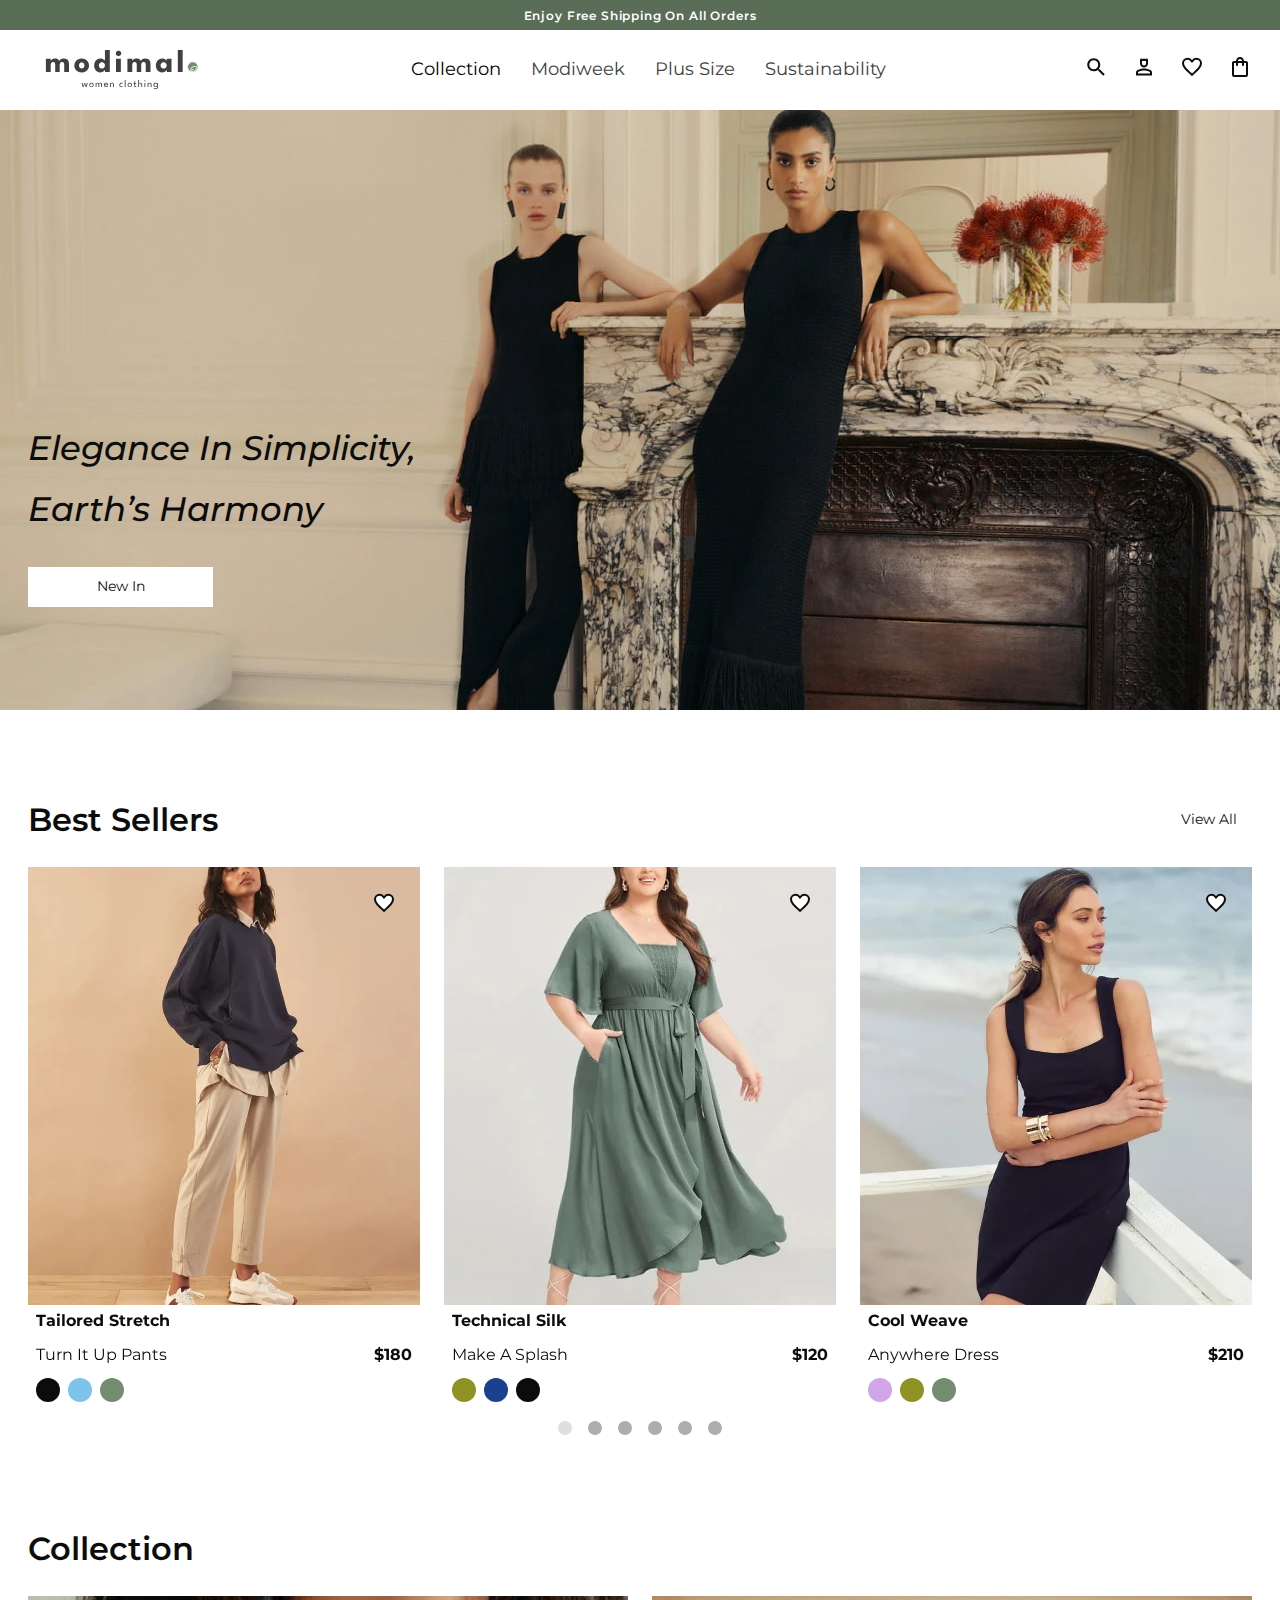
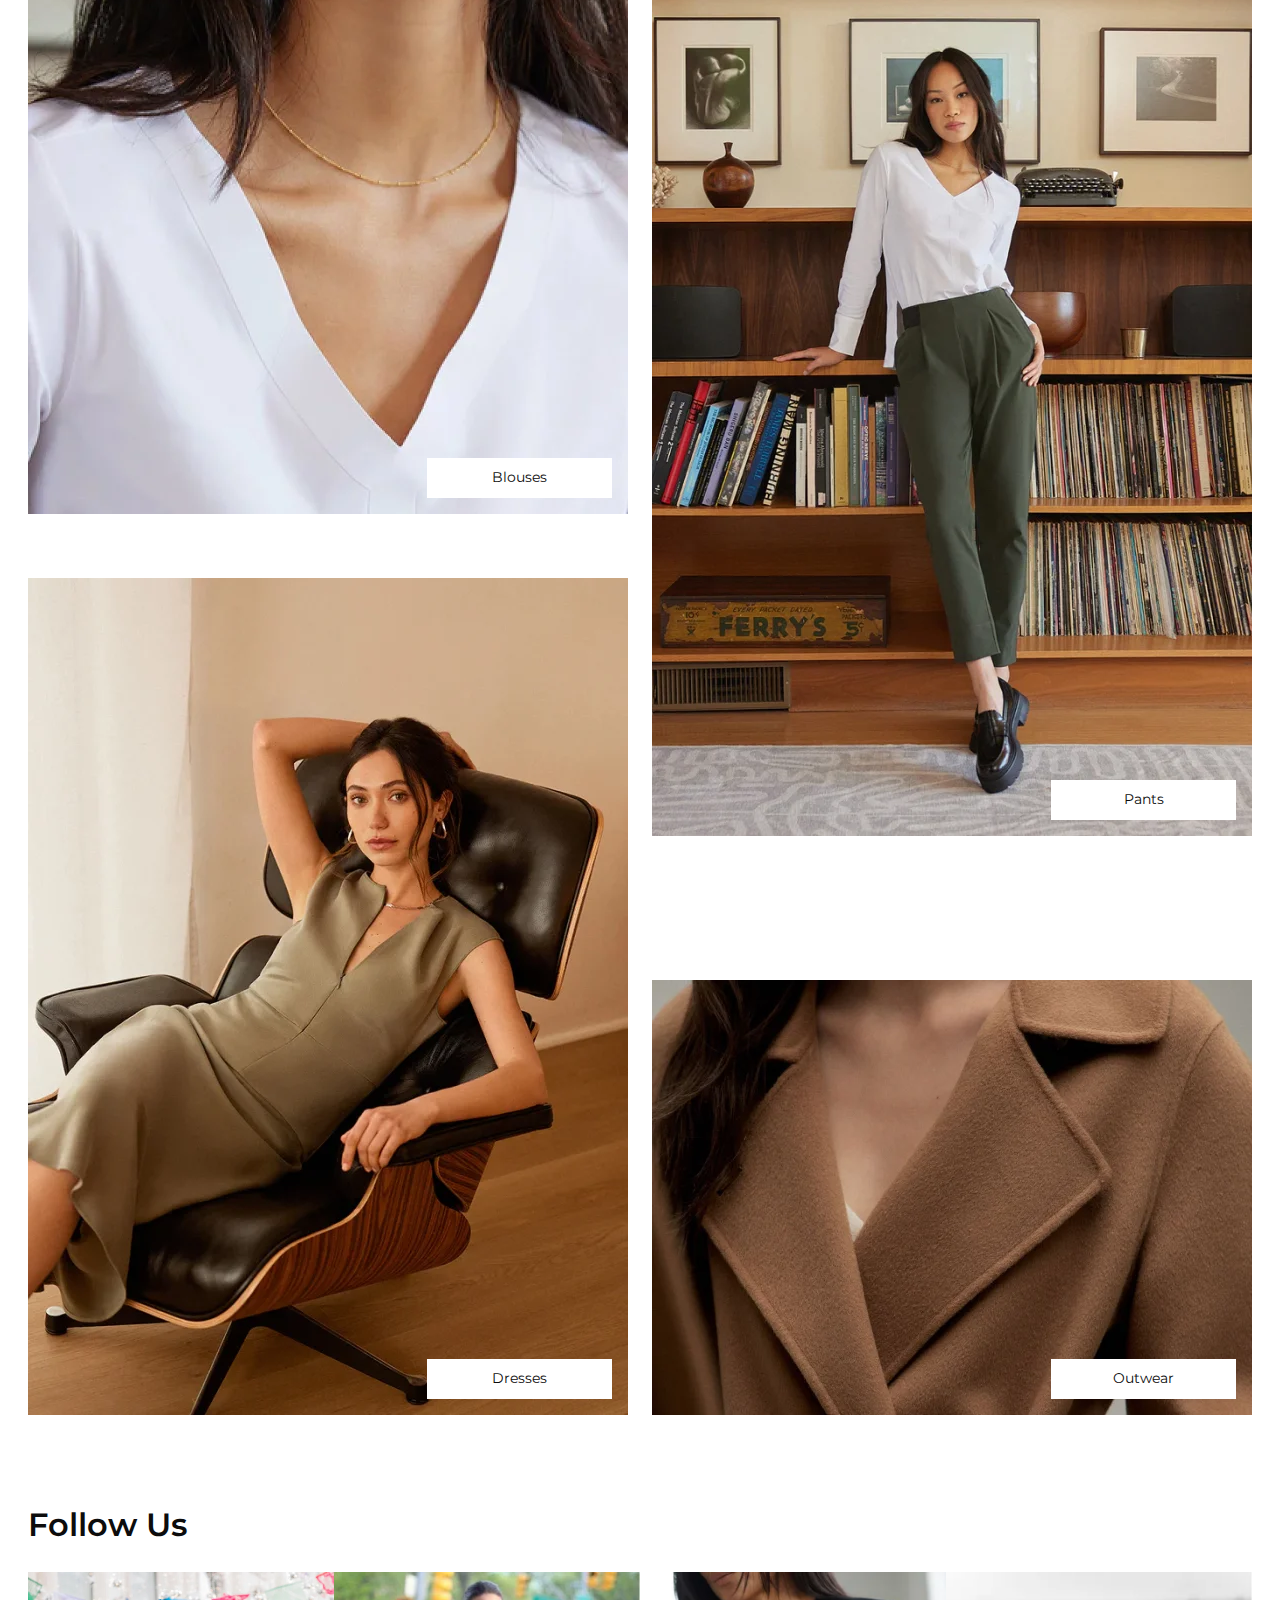
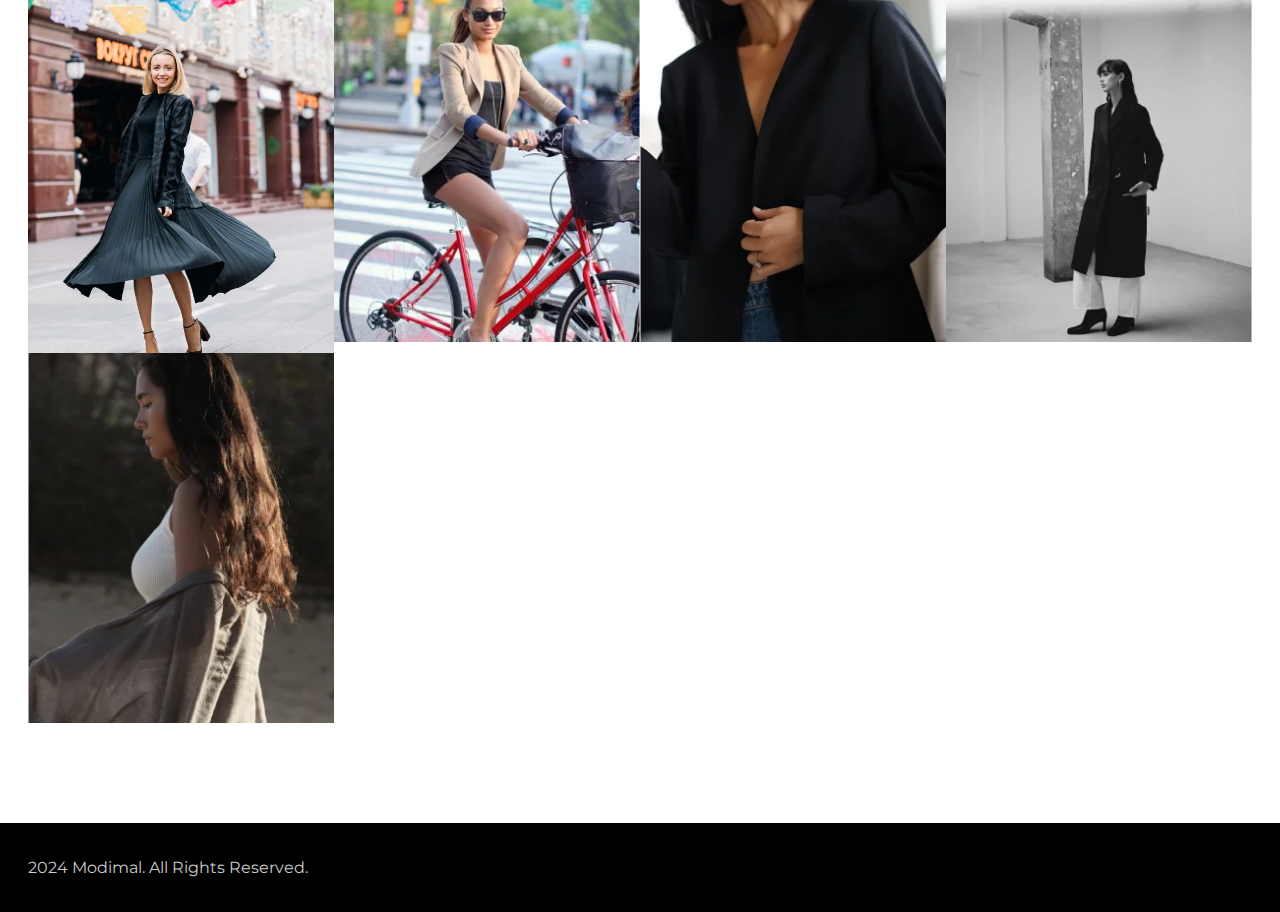
<file: docs/index.html>
<!DOCTYPE html><html lang="en"><head><meta charset="UTF-8"/><meta http-equiv="X-UA-Compatible" content="IE=edge"/><meta name="viewport" content="width=device-width, initial-scale=1.0"/><title>Modimal | ВебКадеми</title><link rel="stylesheet" href="./css/main.css"/><link rel="icon" type="image/x-icon" href="./img/favicons/favicon.svg"><link rel="apple-touch-icon" sizes="180x180" href="./img/favicons/apple-touch-icon.png"></head><body><section class="top-info"><div class="container"><p>Enjoy Free Shipping On&#160;All Orders</p></div></section><header class="header"><div class="container"><div class="header__row"><div class="header__logo"> <a href="#!" class="logo"><img src="./img/logo/logo.svg" alt="Modimal"></a></div><nav class="header__nav nav"><ul class="nav__list"><li><a href="#!" class="active">Collection</a></li><li><a href="#!">Modiweek</a></li><li><a href="#!">Plus Size</a></li><li><a href="#!">Sustainability</a></li></ul></nav><div class="header__account header__account--first"><ul class="account"><li class="account__menu"> <button class="mobile-nav-btn"><div class="nav-icon"></div></button></li><li class="account__search"> <a href="#!"><svg class="icon icon--search"><use href="./img/svgsprite/sprite.symbol.svg#search"></use></svg></a></li><li> <a href="#!"><svg class="icon icon--person"><use href="./img/svgsprite/sprite.symbol.svg#person"></use></svg></a></li></ul></div><div class="header__account"><ul class="account"><li> <a href="#!"><svg class="icon icon--favorite"><use href="./img/svgsprite/sprite.symbol.svg#favorite"></use></svg></a></li><li> <a href="#!"><svg class="icon icon--bag"><use href="./img/svgsprite/sprite.symbol.svg#bag"></use></svg></a></li></ul></div><div class="header__nav-btn"> <button class="mobile-nav-btn"><div class="nav-icon"></div></button></div></div></div></header><div class="mobile-nav "><div class="mobile-nav__links"><ul class="mobile-links"><li class="mobile-links__parent"> <button class="mobile-links__parent-btn"> <span class="mobile-links__parent-title">collection</span><svg class="mobile-links__parent-btn__icon icon icon--arrow-down"><use href="./img/svgsprite/sprite.symbol.svg#arrow-down"></use></svg></button><div class="mobile-sub"><ul class="mobile-sub-list"><li class="mobile-sub-list__item"><a href="#!" class="mobile-sub-list__link">shop all</a></li><li class="mobile-sub-list__item"><a href="#!" class="mobile-sub-list__link">tops & blouses</a></li><li class="mobile-sub-list__item"><a href="#!" class="mobile-sub-list__link">tees</a></li><li class="mobile-sub-list__item"><a href="#!" class="mobile-sub-list__link">pants</a></li><li class="mobile-sub-list__item"><a href="#!" class="mobile-sub-list__link">jackets & outwears</a></li><li class="mobile-sub-list__item"><a href="#!" class="mobile-sub-list__link">pullovers</a></li><li class="mobile-sub-list__item"><a href="#!" class="mobile-sub-list__link">dresses & jumpsuits</a></li><li class="mobile-sub-list__item"><a href="#!" class="mobile-sub-list__link">short & skirts</a></li></ul></div></li><li class="mobile-links__parent"> <button class="mobile-links__parent-btn"> <span class="mobile-links__parent-title">new in</span><svg class="icon icon--arrow-down"><use href="./img/svgsprite/sprite.symbol.svg#arrow-down"></use></svg></button><div class="mobile-sub"><ul class="mobile-sub-list"><li class="mobile-sub-list__item"><a href="#!" class="mobile-sub-list__link">shop all</a></li><li class="mobile-sub-list__item"><a href="#!" class="mobile-sub-list__link">tops & blouses</a></li><li class="mobile-sub-list__item"><a href="#!" class="mobile-sub-list__link">tees</a></li><li class="mobile-sub-list__item"><a href="#!" class="mobile-sub-list__link">pants</a></li><li class="mobile-sub-list__item"><a href="#!" class="mobile-sub-list__link">jackets & outwears</a></li><li class="mobile-sub-list__item"><a href="#!" class="mobile-sub-list__link">pullovers</a></li><li class="mobile-sub-list__item"><a href="#!" class="mobile-sub-list__link">dresses & jumpsuits</a></li><li class="mobile-sub-list__item"><a href="#!" class="mobile-sub-list__link">short & skirts</a></li></ul></div></li><li class="mobile-links__parent"> <button class="mobile-links__parent-btn"> <span class="mobile-links__parent-title">modiweek</span><svg class="icon icon--arrow-down"><use href="./img/svgsprite/sprite.symbol.svg#arrow-down"></use></svg></button><div class="mobile-sub"><ul class="mobile-sub-list"><li class="mobile-sub-list__item"><a href="#!" class="mobile-sub-list__link">shop all</a></li><li class="mobile-sub-list__item"><a href="#!" class="mobile-sub-list__link">tops & blouses</a></li><li class="mobile-sub-list__item"><a href="#!" class="mobile-sub-list__link">tees</a></li><li class="mobile-sub-list__item"><a href="#!" class="mobile-sub-list__link">pants</a></li><li class="mobile-sub-list__item"><a href="#!" class="mobile-sub-list__link">jackets & outwears</a></li><li class="mobile-sub-list__item"><a href="#!" class="mobile-sub-list__link">pullovers</a></li><li class="mobile-sub-list__item"><a href="#!" class="mobile-sub-list__link">dresses & jumpsuits</a></li><li class="mobile-sub-list__item"><a href="#!" class="mobile-sub-list__link">short & skirts</a></li></ul></div></li></ul></div><div class="mobile-nav__btns"> <a href="#!" class="btn-outline"><svg class="icon icon--person"><use href="./img/svgsprite/sprite.symbol.svg#person"></use></svg>Log In</a> <a href="#!" class="btn-outline">Create Account</a></div></div><main class="main"><section class="hero"><div class="container"><div class="hero__content"><h1 class="hero__title">Elegance in&#160;simplicity, Earth&#8217;s harmony</h1> <a href="#!" class="btn">New In</a></div></div></section><section class="best"><div class="container"><div class="best__title-wrapper"><h2 class="best__title title">Best Sellers</h2><div class="best__link"> <a href="#!" class="btn btn--small">View All</a></div></div><div class="best__cards"><div class="swiper"><div class="swiper-wrapper"><div class="swiper-slide"><article class="card"><div class="card__fav-btn"> <button class="card__btn-fav"><svg class="icon icon--favorite"><use href="./img/svgsprite/sprite.symbol.svg#favorite"></use></svg></button></div><div class="card__picture"><picture><source srcset="./img/best/best-01.webp 1x, ./img/best/best-01@2x.webp 2x" type="image/webp"><source srcset="./img/best/best-01.jpg 1x, ./img/best/best-01@2x.jpg 2x" type="image/jpeg"> <img src="./img/best/best-01.jpg" alt="tailored stretch" class="card__img"></picture></div><div class="card__body"><h3 class="card__title"><a href="#!">tailored stretch</a></h3><div class="card__cols"><div class="card__desc">turn it&#160;up&#160;pants</div><div class="card__price">$180</div></div><div class="card__colors"><div class="color color--black"></div><div class="color color--blue"></div><div class="color color--green"></div></div></div></article></div><div class="swiper-slide"><article class="card"><div class="card__fav-btn"> <button class="card__btn-fav"><svg class="icon icon--favorite"><use href="./img/svgsprite/sprite.symbol.svg#favorite"></use></svg></button></div><div class="card__picture"><picture><source srcset="./img/best/best-02.webp 1x, ./img/best/best-02@2x.webp 2x" type="image/webp"><source srcset="./img/best/best-02.jpg 1x, ./img/best/best-02@2x.jpg 2x" type="image/jpeg"> <img src="./img/best/best-02.jpg" alt="tailored stretch" class="card__img"></picture></div><div class="card__body"><h3 class="card__title"><a href="#!">Technical Silk</a></h3><div class="card__cols"><div class="card__desc">Make A&#160;Splash</div><div class="card__price">$120</div></div><div class="card__colors"><div class="color color--olive"></div><div class="color color--navy"></div><div class="color color--black"></div></div></div></article></div><div class="swiper-slide"><article class="card"><div class="card__fav-btn"> <button class="card__btn-fav"><svg class="icon icon--favorite"><use href="./img/svgsprite/sprite.symbol.svg#favorite"></use></svg></button></div><div class="card__picture"><picture><source srcset="./img/best/best-03.webp 1x, ./img/best/best-03@2x.webp 2x" type="image/webp"><source srcset="./img/best/best-03.jpg 1x, ./img/best/best-03@2x.jpg 2x" type="image/jpeg"> <img src="./img/best/best-03.jpg" alt="tailored stretch" class="card__img"></picture></div><div class="card__body"><h3 class="card__title"><a href="#!">Cool Weave</a></h3><div class="card__cols"><div class="card__desc">Anywhere Dress</div><div class="card__price">$210</div></div><div class="card__colors"><div class="color color--pink"></div><div class="color color--olive"></div><div class="color color--green"></div></div></div></article></div><div class="swiper-slide"><article class="card"><div class="card__fav-btn"> <button class="card__btn-fav"><svg class="icon icon--favorite"><use href="./img/svgsprite/sprite.symbol.svg#favorite"></use></svg></button></div><div class="card__picture"><picture><source srcset="./img/best/best-04.webp 1x, ./img/best/best-04@2x.webp 2x" type="image/webp"><source srcset="./img/best/best-04.jpg 1x, ./img/best/best-04@2x.jpg 2x" type="image/jpeg"> <img src="./img/best/best-04.jpg" alt="tailored stretch" class="card__img"></picture></div><div class="card__body"><h3 class="card__title"><a href="#!">Cool Dress</a></h3><div class="card__cols"><div class="card__desc">Anywhere Dress</div><div class="card__price">$$210</div></div><div class="card__colors"><div class="color color--black"></div><div class="color color--blue"></div><div class="color color--green"></div></div></div></article></div><div class="swiper-slide"><article class="card"><div class="card__fav-btn"> <button class="card__btn-fav"><svg class="icon icon--favorite"><use href="./img/svgsprite/sprite.symbol.svg#favorite"></use></svg></button></div><div class="card__picture"><picture><source srcset="./img/best/best-05.webp 1x, ./img/best/best-05@2x.webp 2x" type="image/webp"><source srcset="./img/best/best-05.jpg 1x, ./img/best/best-05@2x.jpg 2x" type="image/jpeg"> <img src="./img/best/best-05.jpg" alt="tailored stretch" class="card__img"></picture></div><div class="card__body"><h3 class="card__title"><a href="#!">Cool Blause</a></h3><div class="card__cols"><div class="card__desc">Anywhere Dress</div><div class="card__price">$$210</div></div><div class="card__colors"><div class="color color--olive"></div><div class="color color--navy"></div><div class="color color--black"></div></div></div></article></div><div class="swiper-slide"><article class="card"><div class="card__fav-btn"> <button class="card__btn-fav"><svg class="icon icon--favorite"><use href="./img/svgsprite/sprite.symbol.svg#favorite"></use></svg></button></div><div class="card__picture"><picture><source srcset="./img/best/best-06.webp 1x, ./img/best/best-06@2x.webp 2x" type="image/webp"><source srcset="./img/best/best-06.jpg 1x, ./img/best/best-06@2x.jpg 2x" type="image/jpeg"> <img src="./img/best/best-06.jpg" alt="tailored stretch" class="card__img"></picture></div><div class="card__body"><h3 class="card__title"><a href="#!">Summer Dress</a></h3><div class="card__cols"><div class="card__desc">Anywhere Dress</div><div class="card__price">$$210</div></div><div class="card__colors"><div class="color color--white"></div><div class="color color--olive"></div><div class="color color--green"></div></div></div></article></div></div><div class="swiper-pagination"></div></div></div></div></section><section class="collection"><div class="container"><h2 class="collection__title title">Collection</h2><div class="collection__cols"><div class="collection__col"><article class="card-collection"><picture><source srcset="./img/collection/collection-01.webp 1x, ./img/collection/collection-01@2x.webp 2x" type="image/webp"><source srcset="./img/collection/collection-01.jpg 1x, ./img/collection/collection-01@2x.jpg 2x" type="image/jpeg"> <img src="./img/collection/collection-01.jpg" alt="" class="card-collection__img"></picture><div class="card-collection__link"> <a href="#!" class="btn btn--mobile-wide">Blouses</a></div></article><article class="card-collection"><picture><source srcset="./img/collection/collection-02.webp 1x, ./img/collection/collection-02@2x.webp 2x" type="image/webp"><source srcset="./img/collection/collection-02.jpg 1x, ./img/collection/collection-02@2x.jpg 2x" type="image/jpeg"> <img src="./img/collection/collection-02.jpg" alt="" class="card-collection__img"></picture><div class="card-collection__link"> <a href="#!" class="btn btn--mobile-wide">Dresses</a></div></article></div><div class="collection__col"><article class="card-collection"><picture><source srcset="./img/collection/collection-03.webp 1x, ./img/collection/collection-03@2x.webp 2x" type="image/webp"><source srcset="./img/collection/collection-03.jpg 1x, ./img/collection/collection-03@2x.jpg 2x" type="image/jpeg"> <img src="./img/collection/collection-03.jpg" alt="" class="card-collection__img"></picture><div class="card-collection__link"> <a href="#!" class="btn btn--mobile-wide">Pants</a></div></article><article class="card-collection"><picture><source srcset="./img/collection/collection-04.webp 1x, ./img/collection/collection-04@2x.webp 2x" type="image/webp"><source srcset="./img/collection/collection-04.jpg 1x, ./img/collection/collection-04@2x.jpg 2x" type="image/jpeg"> <img src="./img/collection/collection-04.jpg" alt="" class="card-collection__img"></picture><div class="card-collection__link"> <a href="#!" class="btn btn--mobile-wide">Outwear</a></div></article></div></div></div></section><section class="follow"><div class="container"><h2 class="follow__title title">Follow us</h2><div class="follow__grid"><picture><source srcset="./img/follow/follow-01.webp 1x, ./img/follow/follow-01@2x.webp 2x" type="image/webp"><source srcset="./img/follow/follow-01.jpg 1x, ./img/follow/follow-01@2x.jpg 2x" type="image/jpeg"> <img src="./img/follow/follow-01.jpg" alt="Follow Us" class="follow__img"></picture><picture><source srcset="./img/follow/follow-02.webp 1x, ./img/follow/follow-02@2x.webp 2x" type="image/webp"><source srcset="./img/follow/follow-02.jpg 1x, ./img/follow/follow-02@2x.jpg 2x" type="image/jpeg"> <img src="./img/follow/follow-02.jpg" alt="Follow Us" class="follow__img"></picture><picture><source srcset="./img/follow/follow-03.webp 1x, ./img/follow/follow-03@2x.webp 2x" type="image/webp"><source srcset="./img/follow/follow-03.jpg 1x, ./img/follow/follow-03@2x.jpg 2x" type="image/jpeg"> <img src="./img/follow/follow-03.jpg" alt="Follow Us" class="follow__img"></picture><picture><source srcset="./img/follow/follow-04.webp 1x, ./img/follow/follow-04@2x.webp 2x" type="image/webp"><source srcset="./img/follow/follow-04.jpg 1x, ./img/follow/follow-04@2x.jpg 2x" type="image/jpeg"> <img src="./img/follow/follow-04.jpg" alt="Follow Us" class="follow__img"></picture><picture><source srcset="./img/follow/follow-05.webp 1x, ./img/follow/follow-05@2x.webp 2x" type="image/webp"><source srcset="./img/follow/follow-05.jpg 1x, ./img/follow/follow-05@2x.jpg 2x" type="image/jpeg"> <img src="./img/follow/follow-05.jpg" alt="Follow Us" class="follow__img"></picture></div></div></section></main><footer class="footer"><div class="container"><div class="footer__copyright"><p>2024 modimal. All Rights Reserved.</p></div></div></footer><script src="./js/index.bundle.js"></script></body></html>
</file>
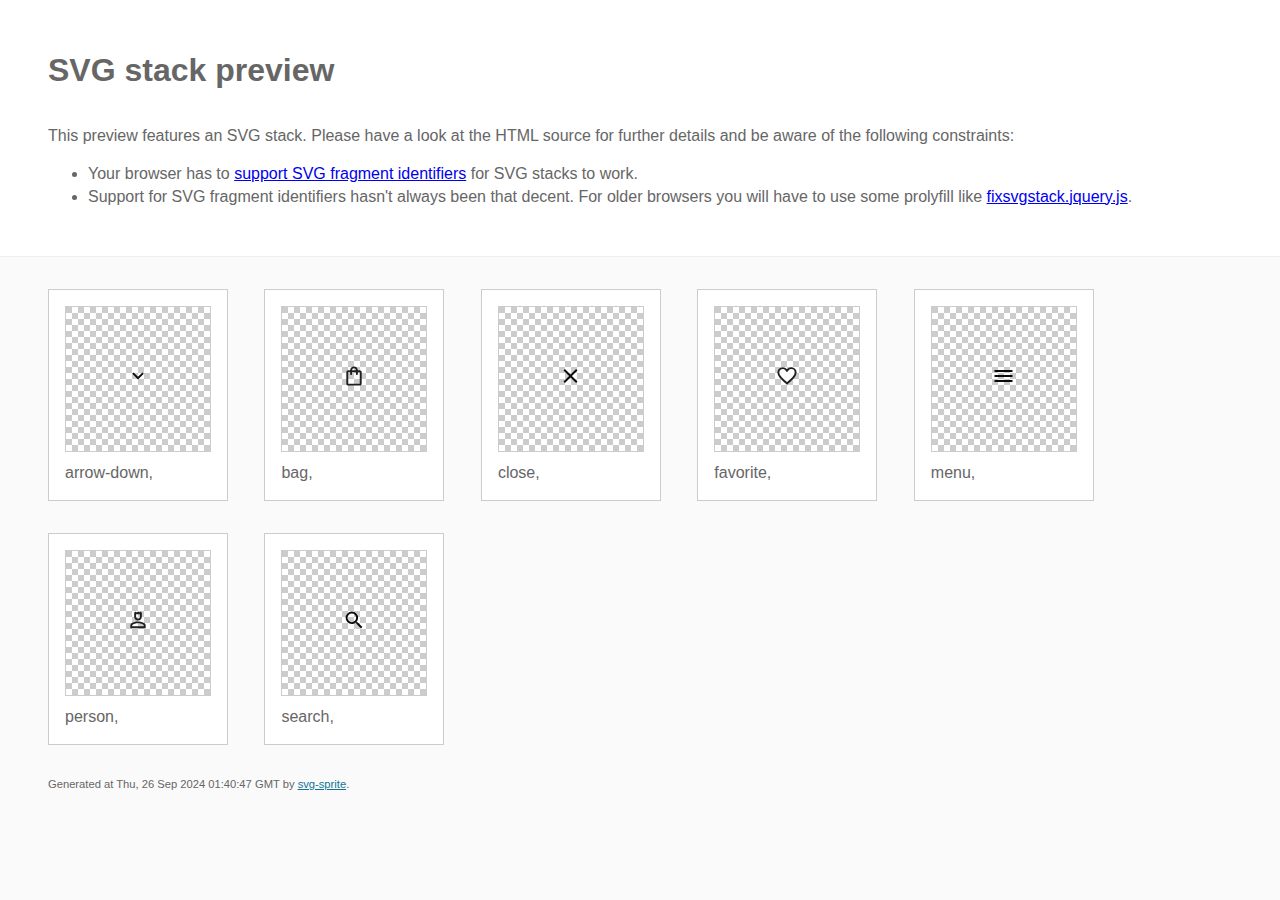
<file: docs/img/svgsprite/stack/sprite.stack.html>
<!doctype html>
<html lang="en">
    <head>
        <meta charset="utf-8">
        <title>SVG stack preview | svg-sprite</title>
        <style>
            body {
                padding: 0;
                margin: 0;
                color: #666;
                background: #fafafa;
                font-family: Arial, Helvetica, sans-serif;
                font-size: 1em;
                line-height: 1.4;
            }

            header {
                display: block;
                padding: 3em 3em 2em;
                background-color: #fff;
            }

            header p {
                margin: 2em 0 0;
            }

            section {
                border-top: 1px solid #eee;
                padding: 2em 3em 0;
            }

            section ul {
                margin: 0;
                padding: 0;
            }

            section li {
                display: inline-block;
                background-color: #fff;
                position: relative;
                margin: 0 2em 2em 0;
                vertical-align: top;
                border: 1px solid #ccc;
                padding: 1em 1em 3em;
                cursor: default;
            }

            .icon-box {
                margin: 0;
                width: 144px;
                height: 144px;
                position: relative;
                background: #ccc url("data:image/svg+xml,%3Csvg xmlns='http://www.w3.org/2000/svg' width='12' height='12'%3E%3Cpath fill='%23fff' d='M6 0h6v6H6zM0 6h6v6H0z'/%3E%3C/svg%3E") top left repeat;
                border: 1px solid #ccc;
                display: table-cell;
                vertical-align: middle;
                text-align: center;
            }

            .icon {
                display: inline-block;
            }

            h1 {
                margin-top: 0;
            }

            h2 {
                margin: 0;
                padding: 0;
                font-size: 1em;
                font-weight: 400;
                white-space: nowrap;
                overflow: hidden;
                text-overflow: ellipsis;
                position: absolute;
                left: 1em;
                right: 1em;
                bottom: 1em;
            }

            footer {
                display: block;
                margin: 0;
                padding: 0 3em 3em;
            }

            footer p {
                margin: 0;
                font-size: .7em;
            }

            footer a {
                color: #0f7595;
                margin-left: 0;
            }
        </style>

<!--
Sprite shape dimensions
====================================================================================================
You will need to set the sprite shape dimensions via CSS when you use them as stack SVGs, otherwise
they would become a huge 100% in size. You may use the following dimension classes for doing so.
They might well be outsourced to an external stylesheet of course.
-->

<style>
 .svg-arrow-down-dims { width: 24px; height: 24px; }
 .svg-bag-dims { width: 24px; height: 24px; }
 .svg-close-dims { width: 25px; height: 24px; }
 .svg-favorite-dims { width: 24px; height: 24px; }
 .svg-menu-dims { width: 25px; height: 24px; }
 .svg-person-dims { width: 24px; height: 24px; }
 .svg-search-dims { width: 24px; height: 24px; }
</style>

<!--
====================================================================================================
-->

    </head>
    <body>
        <header>
            <h1>SVG stack preview</h1>
            <p>This preview features an SVG stack. Please have a look at the HTML source for further details and be aware of the following constraints:</p>
            <ul>
                <li>Your browser has to <a href="https://caniuse.com/svg-fragment" target="_blank" rel="noopener noreferrer">support SVG fragment identifiers</a> for SVG stacks to work.</li>
                <li>Support for SVG fragment identifiers hasn't always been that decent. For older browsers you will have to use some prolyfill like <a href="https://github.com/preciousforever/SVG-Stacker/blob/master/fixsvgstack.jquery.js" target="_blank" rel="noopener noreferrer">fixsvgstack.jquery.js</a>.</li>
            </ul>
        </header>
        <section>

<!--
SVG stack
====================================================================================================
These SVG images make use of fragment identifiers (IDs) to reference certain portions of the
external sprite. By default, all shapes inside the sprite are hidden by CSS. The `:target` pseudo
selector is used to show the very shape that is referenced by the fragment identifier.
-->

            <ul>

             <li title="arrow-down">
                    <div class="icon-box">
                        <img src="svg/sprite.stack.svg#arrow-down" class="svg-arrow-down-dims" alt="arrow-down">
                    </div>
                    <h2>arrow-down, </h2>
                </li>
             <li title="bag">
                    <div class="icon-box">
                        <img src="svg/sprite.stack.svg#bag" class="svg-bag-dims" alt="bag">
                    </div>
                    <h2>bag, </h2>
                </li>
             <li title="close">
                    <div class="icon-box">
                        <img src="svg/sprite.stack.svg#close" class="svg-close-dims" alt="close">
                    </div>
                    <h2>close, </h2>
                </li>
             <li title="favorite">
                    <div class="icon-box">
                        <img src="svg/sprite.stack.svg#favorite" class="svg-favorite-dims" alt="favorite">
                    </div>
                    <h2>favorite, </h2>
                </li>
             <li title="menu">
                    <div class="icon-box">
                        <img src="svg/sprite.stack.svg#menu" class="svg-menu-dims" alt="menu">
                    </div>
                    <h2>menu, </h2>
                </li>
             <li title="person">
                    <div class="icon-box">
                        <img src="svg/sprite.stack.svg#person" class="svg-person-dims" alt="person">
                    </div>
                    <h2>person, </h2>
                </li>
             <li title="search">
                    <div class="icon-box">
                        <img src="svg/sprite.stack.svg#search" class="svg-search-dims" alt="search">
                    </div>
                    <h2>search, </h2>
                </li>
         </ul>

<!--
====================================================================================================
-->

        </section>
        <footer>
            <p>Generated at Thu, 26 Sep 2024 01:40:47 GMT by <a href="https://github.com/svg-sprite/svg-sprite" target="_blank" rel="noopener noreferrer">svg-sprite</a>.</p>
        </footer>
    </body>
</html>
</file>
<file: docs/css/main.css>
@charset "UTF-8";@import url(https://fonts.googleapis.com/css?family=Manrope:200,300,regular,500,600,700,800);@import url(https://fonts.googleapis.com/css?family=Montserrat:100,200,300,regular,500,600,700,800,900,100italic,200italic,300italic,italic,500italic,600italic,700italic,800italic,900italic);*{padding:0;margin:0;border:0}*,::after,::before{-webkit-box-sizing:border-box;box-sizing:border-box}a,a:hover,a:link,a:visited{text-decoration:none}aside,footer,header,legend,main,nav,section{display:block}h1,h2,h3,h4,h5,h6,p{font-size:inherit;font-weight:inherit}ul,ul li{list-style:none}img{vertical-align:top}img,svg{max-width:100%;height:auto}address{font-style:normal}input,select,textarea{background-color:transparent}button,input,select,textarea{font-family:inherit;font-size:inherit;color:inherit}input::-ms-clear{display:none}button,input[type=submit]{display:inline-block;-webkit-box-shadow:none;box-shadow:none;background-color:transparent;background:0 0;cursor:pointer}button:active,button:focus,input:active,input:focus{outline:0}button::-moz-focus-inner{padding:0;border:0}label{cursor:pointer}:root{--container-width:1254px;--container-padding:15px;--font-main:Montserrat, sans-serif;--font-accent:"Montserrat", sans-serif;--font-titles:var(--font-accent);--page-bg:#fff;--text-color:#000;--accent:#ac182c;--link-color:#2578c8;--laptop-size:1199px;--tablet-size:959px;--mobile-size:599px;--primary:#748c70;--black:#0c0c0c;--white:#fff;--primary-primary25:#f0f2ef;--primary-primary50:#d1d9cf;--primary-primary100:#b2bfaf;--primary-primary200:#a2b39f;--primary-primary300:#93a690;--primary-primary400:#839980;--primary-primary-600:#5a6d57;--primary-primary-700:#404e3e;--primary-primary750:#343e32;--primary-primary800:#272f25;--primary-primary900:#0d100c;--neutral-backgroundfaf9f5:#faf9f5;--neutral-graydfdfdf:#dfdfdf;--neutral-grayededed:#ededed;--neutral-grayf9f9f9:#f9f9f9;--neutral-graycbcbcb:#cbcbcb;--neutral-grayadadad:#adadad;--neutral-gray868686:#868686;--neutral-gray606060:#606060;--neutral-gray404040:#404040;--neutral-gray202020:#202020;--neutral-gray0c0c0c:#0c0c0c;--state-color-warning-bg:#f7e4c9;--state-color-warning-light:#ecbb77;--state-color-warning:#e09126;--state-color-error-bg:#fff2f2;--state-color-error-light:#ed2e2e;--state-color-error:#c30000;--state-color-success-bg:#f3fdfa;--state-color-success-light:#00ba88;--state-color-success:#00966d;--font-family:"Montserrat", sans-serif}.dark{--page-bg:#252526;--text-color:#fff}html{scroll-behavior:smooth;background-color:#272727}body{background-color:var(--page-bg);color:var(--text-color);font-family:var(--font-main)}img{display:block}a{color:var(--link-color)}code,pre.code{background-color:#e9f1f6;padding:.2rem;border-radius:4px}pre.code{overflow-x:auto;padding:1rem}.docs{display:grid;line-height:1.5}.docs p{margin:1rem 0}.docs ol,.docs ul{padding-left:2rem}.docs ol li,.docs ul li{list-style:disc;margin-bottom:.5rem}.docs ol li{list-style:decimal}.docs section,.docs section.docs{padding:40px 0}.docs section+section{border-top:1px solid #dae5e9}.docs small{font-size:1rem;color:#acacac}.docs .title-1:first-child,.docs .title-2:first-child{margin-top:0!important}.test,.test-2{width:600px;height:300px;margin:50px auto;background-color:#999;background-position:center center;background-size:cover;background-repeat:no-repeat}.test{background-image:url(./../img/project-02.jpg)}.test-2{background-image:-webkit-image-set(url(./../img/project-02.jpg) 1x,url(./../img/project-02@2x.jpg) 2x);background-image:image-set(url(./../img/project-02.jpg) 1x,url(./../img/project-02@2x.jpg) 2x)}.font-1{font-family:"Montserrat";font-weight:700;font-style:italic}.font-2{font-family:"FirasansBook";font-weight:400}.none{display:none!important}.visually-hidden{position:absolute;width:1px;height:1px;margin:-1px;border:0;padding:0;white-space:nowrap;-webkit-clip-path:inset(100%);clip-path:inset(100%);clip:rect(0 0 0 0);overflow:hidden}.no-scroll{overflow-y:hidden}.text-left{text-align:left}.text-right{text-align:right}.text-center{text-align:center}.d-flex{display:-webkit-box;display:-ms-flexbox;display:flex}.flex-center{-webkit-box-pack:center;-ms-flex-pack:center;justify-content:center}.content-demo{margin-bottom:5rem;padding:1rem;background-color:#dadada}.container,.container-full{padding:0 var(--container-padding)}.container{margin:0 auto;max-width:var(--container-width);width:100%}.container-full{max-width:100%}.container-left-50,.container-right-50{padding:0 var(--container-padding);max-width:50%}.container-right-50{margin-left:auto}.container-right{padding-left:calc((100% - var(--container-width))/2 + var(--container-padding))}.container-left{padding-right:calc((100% - var(--container-width))/2 + var(--container-padding))}.container-half-left{padding-right:calc((100% - var(--container-width))/2 + var(--container-width)/2);padding-left:calc((100% - var(--container-width))/2 + var(--container-padding))}.container-half-right{padding-left:calc((100% - var(--container-width))/2 + var(--container-width)/2);padding-right:calc((100% - var(--container-width))/2 + var(--container-padding))}.account,.best__title-wrapper,body,html{display:-webkit-box;display:-ms-flexbox;display:flex}body,html{min-height:100vh;-webkit-box-orient:vertical;-webkit-box-direction:normal;-ms-flex-direction:column;flex-direction:column}.account,.best__title-wrapper{-webkit-box-align:center;-ms-flex-align:center;align-items:center}.account{gap:24px}.account a{display:inline-block;-webkit-transition:all .2s ease;transition:all .2s ease}.account a:hover,.btn:hover,a.btn:hover{background:var(--neutral-grayededed)}.best__title-wrapper{margin-bottom:24px;-webkit-box-pack:justify;-ms-flex-pack:justify;justify-content:space-between}.btn,a.btn{display:inline-block;padding:8px;min-width:185px;height:40px;background:var(--white);font-family:var(--font-family);font-weight:400;font-size:14px;line-height:171%;text-transform:capitalize;text-align:center;color:var(--black);-webkit-transition:all .2s ease-in;transition:all .2s ease-in}.btn--small,a.btn--small{min-width:unset;padding-left:15px;padding-right:15px}.btn-outline,a.btn-outline{display:inline-block;border:1px solid var(--primary-primary-600);padding:16px;height:40px;display:-webkit-box;display:-ms-flexbox;display:flex;gap:4px;-webkit-box-align:center;-ms-flex-align:center;align-items:center;-webkit-box-pack:center;-ms-flex-pack:center;justify-content:center;font-family:var(--font-family);font-weight:400;font-size:14px;line-height:171%;text-transform:capitalize;text-align:center;color:var(--primary-primary-600)}.btn-outline:hover,a.btn-outline:hover{color:var(--primary-primary-700)}.card-collection{position:relative}.card-collection__link{position:absolute;right:16px;bottom:16px}.card-collection__link .btn::after,.card__title a::after{content:"";position:absolute;left:0;top:0;width:100%;height:100%}.card{position:relative}.card__fav-btn{position:absolute;top:24px;right:24px;z-index:9}.card__btn-fav--selected .icon--favorite:hover .icon--favorite,.card__btn-fav:hover .icon--favorite{stroke:var(--state-color-error)}.card__btn-fav--selected .icon--favorite{stroke:var(--state-color-error);fill:var(--state-color-error)}.card__body{padding:5.5px 8px;display:grid;gap:8px}.card__title{font-family:var(--font-family);font-weight:700;font-size:16px;line-height:140%;text-transform:capitalize}.card__title,.card__title a{color:var(--black)}.card__cols{display:grid;grid-template-columns:1fr auto;gap:12px}.card__desc,.card__price{font-family:var(--font-family);font-weight:400;font-size:16px;line-height:180%;text-transform:capitalize;color:var(--black)}.card__price{text-align:right;font-weight:700}.card__colors{display:-webkit-box;display:-ms-flexbox;display:flex;-webkit-box-align:center;-ms-flex-align:center;align-items:center;gap:8px}.collection__title{margin-bottom:24px}.collection__cols{display:grid;grid-template-columns:1fr 1fr;gap:24px}.collection__col{display:-webkit-box;display:-ms-flexbox;display:flex;-webkit-box-orient:vertical;-webkit-box-direction:normal;-ms-flex-direction:column;flex-direction:column;gap:64px;-webkit-box-pack:justify;-ms-flex-pack:justify;justify-content:space-between}.color{width:24px;height:24px;background-color:gray;border-radius:50%}.color--black{background-color:var(--black)}.color--blue{background-color:#7dc3eb}.color--green{background-color:var(--primary)}.color--olive{background-color:#909225}.color--navy{background-color:#19418e}.color--pink{background-color:#d0a5ea}.color--white{background-color:#fff;border:solid 1px}.follow__title{margin-bottom:24px}.follow__grid{display:grid;grid-template-columns:repeat(4,1fr);grid-template-rows:1fr 1fr}.footer{margin-top:88px;padding:24px 0;background-color:#000;font-family:var(--font-family);font-weight:400;font-size:12px;line-height:180%;text-transform:capitalize;color:var(--neutral-graycbcbcb)}.footer__copyright{padding:10px 0;font-size:16px}.header{position:relative;z-index:199;padding:16px 0 18px;background-color:#fff}.header__row{display:-webkit-box;display:-ms-flexbox;display:flex;-webkit-box-pack:justify;-ms-flex-pack:justify;justify-content:space-between;-webkit-box-align:center;-ms-flex-align:center;align-items:center}.header__logo{-ms-flex-negative:0;flex-shrink:0}.header__nav{margin-left:auto}.header__account--first{margin-left:auto;margin-right:24px}.account__menu,.header__nav-btn{display:none}.hero{height:600px;padding-bottom:103px;background-color:#999;background-image:url(./../img/hero/hero.jpg);background-position:30% center;background-size:cover;background-repeat:no-repeat}.hero .container{height:100%}.hero__content{height:100%;display:-webkit-box;display:-ms-flexbox;display:flex;-webkit-box-orient:vertical;-webkit-box-direction:normal;-ms-flex-direction:column;flex-direction:column;-webkit-box-pack:end;-ms-flex-pack:end;justify-content:flex-end;-webkit-box-align:start;-ms-flex-align:start;align-items:flex-start;gap:27px}.hero__title{max-width:494px;font-family:var(--font-family);font-style:italic;font-weight:500;font-size:34px;line-height:180%;text-transform:capitalize;color:var(--black)}.icons-wrapper{padding:30px 0;display:-webkit-box;display:-ms-flexbox;display:flex;-webkit-column-gap:30px;-moz-column-gap:30px;column-gap:30px}.icon{fill:transparent;stroke:transparent;width:24px;height:24px}.icon--person,.icon--search{fill:#0c0c0c}.icon--favorite{stroke:#0c0c0c;fill:#fff}.icon--arrow-down,.icon--bag,.icon--menu{fill:#0c0c0c}.logo{font-size:32px}.main,.mobile-nav{display:-webkit-box;display:-ms-flexbox;display:flex;-webkit-box-orient:vertical;-webkit-box-direction:normal;-ms-flex-direction:column;flex-direction:column}.main{gap:88px}.mobile-nav{overflow-y:auto;position:fixed;top:-100%;width:100%;height:100%;z-index:99;padding:106px 20px 56px;background:#fff;-webkit-transition:all .2s ease-in;transition:all .2s ease-in}.mobile-nav--open{top:0}.mobile-nav a{color:#000}.mobile-nav__links{margin-bottom:84px}.mobile-links{display:grid;gap:32px}.mobile-links__parent{border-bottom:1px solid #000}.mobile-links__parent-btn{width:100%;display:-webkit-box;display:-ms-flexbox;display:flex;-webkit-box-pack:justify;-ms-flex-pack:justify;justify-content:space-between}.mobile-links__parent-title{font-family:var(--font-family);font-weight:400;font-size:14px;line-height:180%;text-transform:capitalize;color:var(--black)}.mobile-links__parent-btn__icon,.mobile-sub{-webkit-transition:all .2s ease-in;transition:all .2s ease-in}.active .mobile-links__parent-btn__icon{-webkit-transform:rotate(-180deg);-ms-transform:rotate(-180deg);transform:rotate(-180deg)}.mobile-sub{max-height:0;overflow:hidden}.mobile-sub-list{display:grid;gap:16px;padding:24px 0 0 33px}.mobile-sub-list__item{font-family:var(--font-family);font-weight:400;font-size:14px;line-height:180%;text-transform:capitalize;color:var(--neutral-gray404040)}.mobile-sub-list__link{display:inline-block;padding-top:7px;width:100%;color:var(--neutral-gray404040)}.mobile-sub-list__link:hover,.nav__list a.active{color:#000}.mobile-nav__btns{margin-top:auto;border-top:1px solid var(--neutral-graycbcbcb);padding-top:14px;display:grid;grid-template-columns:1fr 1fr;gap:16px}.mobile-nav-btn{--time:0.1s;--width:18px;--height:12px;--line-height:2px;--spacing:3px;--color:#0c0c0c;--radius:0px;height:calc(var(--line-height)*3 + var(--spacing)*2);width:var(--width);display:-webkit-box;display:-ms-flexbox;display:flex;-webkit-box-pack:center;-ms-flex-pack:center;justify-content:center;-webkit-box-align:center;-ms-flex-align:center;align-items:center}.nav-icon,.nav-icon::after,.nav-icon::before{position:relative;width:var(--width);height:var(--line-height);background-color:var(--color);border-radius:var(--radius)}.nav-icon::after,.nav-icon::before{content:"";display:block;position:absolute;left:0;-webkit-transition:top var(--time) linear var(--time),-webkit-transform var(--time) ease-in;transition:transform var(--time) ease-in,top var(--time) linear var(--time);transition:transform var(--time) ease-in,top var(--time) linear var(--time),-webkit-transform var(--time) ease-in}.nav-icon::before{top:calc(-1*(var(--line-height) + var(--spacing)))}.nav-icon::after{top:calc(var(--line-height) + var(--spacing))}.nav-icon.nav-icon--active{background-color:transparent}.nav-icon.nav-icon--active::after,.nav-icon.nav-icon--active::before{top:0;-webkit-transition:top var(--time) linear,-webkit-transform var(--time) ease-in var(--time);transition:top var(--time) linear,transform var(--time) ease-in var(--time);transition:top var(--time) linear,transform var(--time) ease-in var(--time),-webkit-transform var(--time) ease-in var(--time)}.nav-icon.nav-icon--active::before{-webkit-transform:rotate(45deg);-ms-transform:rotate(45deg);transform:rotate(45deg)}.nav-icon.nav-icon--active::after{-webkit-transform:rotate(-45deg);-ms-transform:rotate(-45deg);transform:rotate(-45deg)}.mobile-nav-btn{z-index:999}.nav{font-family:var(--font-family);font-weight:400;font-size:18px;line-height:180%;text-transform:capitalize;text-align:center;color:var(--neutral-gray404040)}.nav__list{display:-webkit-box;display:-ms-flexbox;display:flex;-webkit-column-gap:30px;-moz-column-gap:30px;column-gap:30px}.nav__list a{color:var(--neutral-gray404040)}.swiper{width:100%;padding-bottom:32px!important}.swiper-pagination-bullet{width:14px!important;height:14px!important;background-color:var(--neutral-grayadadad)!important;opacity:1!important}.swiper-pagination-bullet-active{background-color:var(--neutral-graydfdfdf)!important}.swiper-horizontal>.swiper-pagination-bullets .swiper-pagination-bullet,.swiper-pagination-horizontal.swiper-pagination-bullets .swiper-pagination-bullet{margin-left:8px!important;margin-right:8px!important}.swiper-horizontal>.swiper-pagination-bullets,.swiper-pagination-bullets.swiper-pagination-horizontal,.swiper-pagination-custom,.swiper-pagination-fraction{bottom:0!important}.title,.top-info{font-family:var(--font-family);font-weight:600;text-transform:capitalize}.title{line-height:140%;color:var(--black)}.title .title-1,.title .title-2,.title .title-3,.title .title-4{margin:1em 0 .5em;font-size:38px;font-weight:700;font-family:var(--font-titles)}.title,.title .title-2,.title .title-3,.title .title-4{font-size:32px}.title .title-3,.title .title-4{font-size:26px}.title .title-4{font-size:18px}.top-info{position:relative;z-index:199;padding:8px 0 7px;background:var(--primary-primary-600);font-size:12px;letter-spacing:.07em;text-align:center;color:var(--white)}@media (max-width:1274px){.container-right{padding-left:var(--container-padding)}.container-left{padding-right:var(--container-padding)}.container-half-left{padding-left:var(--container-padding)}.container-half-right{padding-right:var(--container-padding)}.account{gap:12px}.color{width:16px;height:16px}.header__account--first{margin-right:12px}.hero__title{max-width:250px}.nav{font-size:16px}.nav__list{-webkit-column-gap:15px;-moz-column-gap:15px;column-gap:15px}}@media (max-width:780px){.container-left-50,.container-right-50{max-width:100%}.container-half-left,.container-half-right{padding:0 var(--container-padding)}.best__title-wrapper{margin-bottom:8px}.best__link{display:none}.btn--mobile-wide,a.btn--mobile-wide{min-width:unset;width:100%;text-align:left;padding:8px 16px}.btn,a.btn{padding:8px 9px;min-width:unset}.card-collection__link{position:static}.card__fav-btn{top:10px;right:10px}.card__body{padding:0}.card__title{font-weight:600;font-size:14px}.card__cols{-ms-flex-wrap:wrap;flex-wrap:wrap}.card__desc{font-weight:400;font-size:14px;line-height:140%}.collection__title{margin-bottom:8px}.collection__cols{gap:16px}.collection__col{gap:24px}.follow__title{margin-bottom:8px}.follow__grid{grid-template-columns:repeat(2,1fr);grid-template-rows:repeat(4,1fr)}.follow__grid>:first-child{grid-column:span 2;grid-row:span 2}.follow__grid img{width:100%;height:100%;-o-object-fit:cover;object-fit:cover}.footer{margin-top:24px;padding:8px 0}.header{padding:4px 0 8px}.header__nav{display:none}.header__account--first{-webkit-box-ordinal-group:0;-ms-flex-order:-1;order:-1;margin-left:unset}.account__search{display:none}.account__menu{display:block}.hero{height:551px;padding-bottom:16px}.hero__content{gap:32px}.hero__title{max-width:168px;font-size:20px}.main{gap:24px}.swiper{padding-bottom:20px!important}.swiper-pagination-bullet{width:8px!important;height:8px!important}.title{font-weight:700;font-size:20px}.top-info{padding:0;font-weight:400;font-size:10px;line-height:140%}}@media (-webkit-min-device-pixel-ratio:2),(min-resolution:192dpi){.test{background-image:url(./../img/project-02@2x.jpg)}.hero{background-image:url(./../img/hero/hero@2x.jpg)}}
/*# sourceMappingURL=[data-uri] */
</file>
